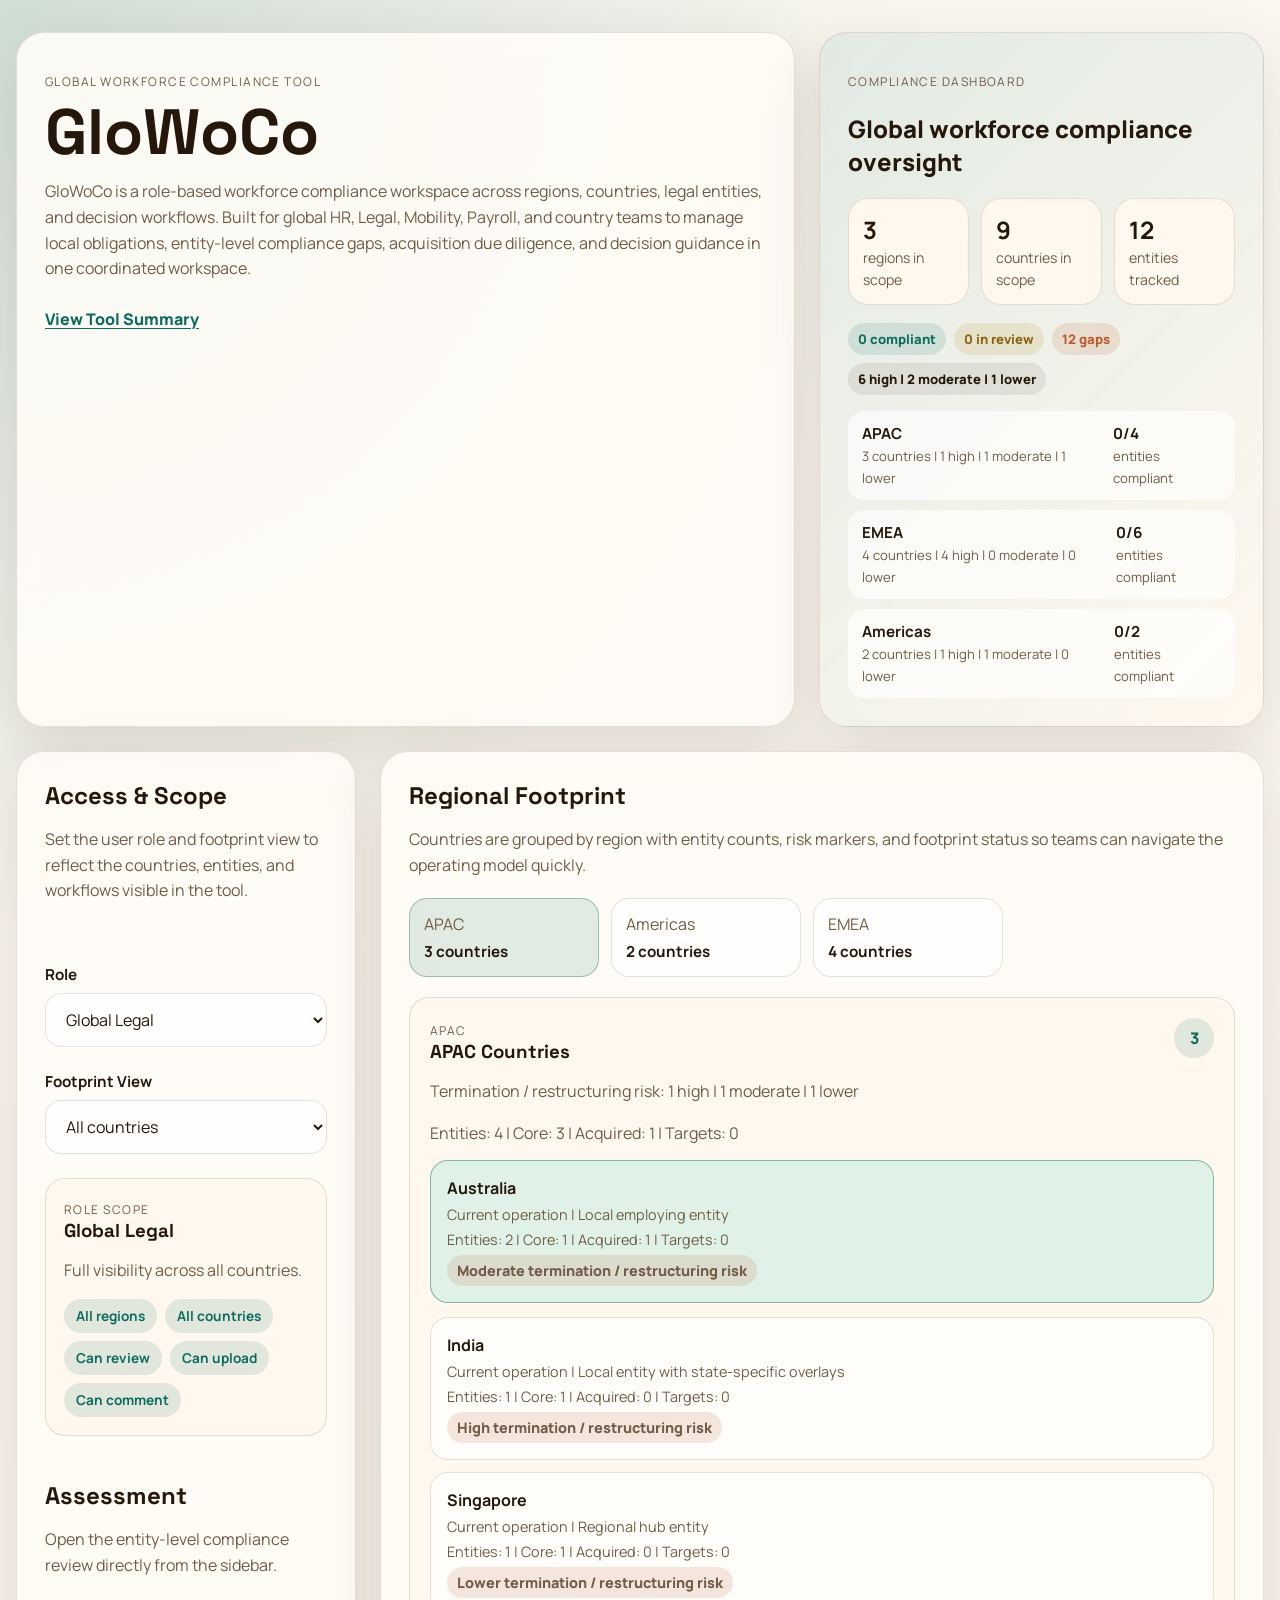
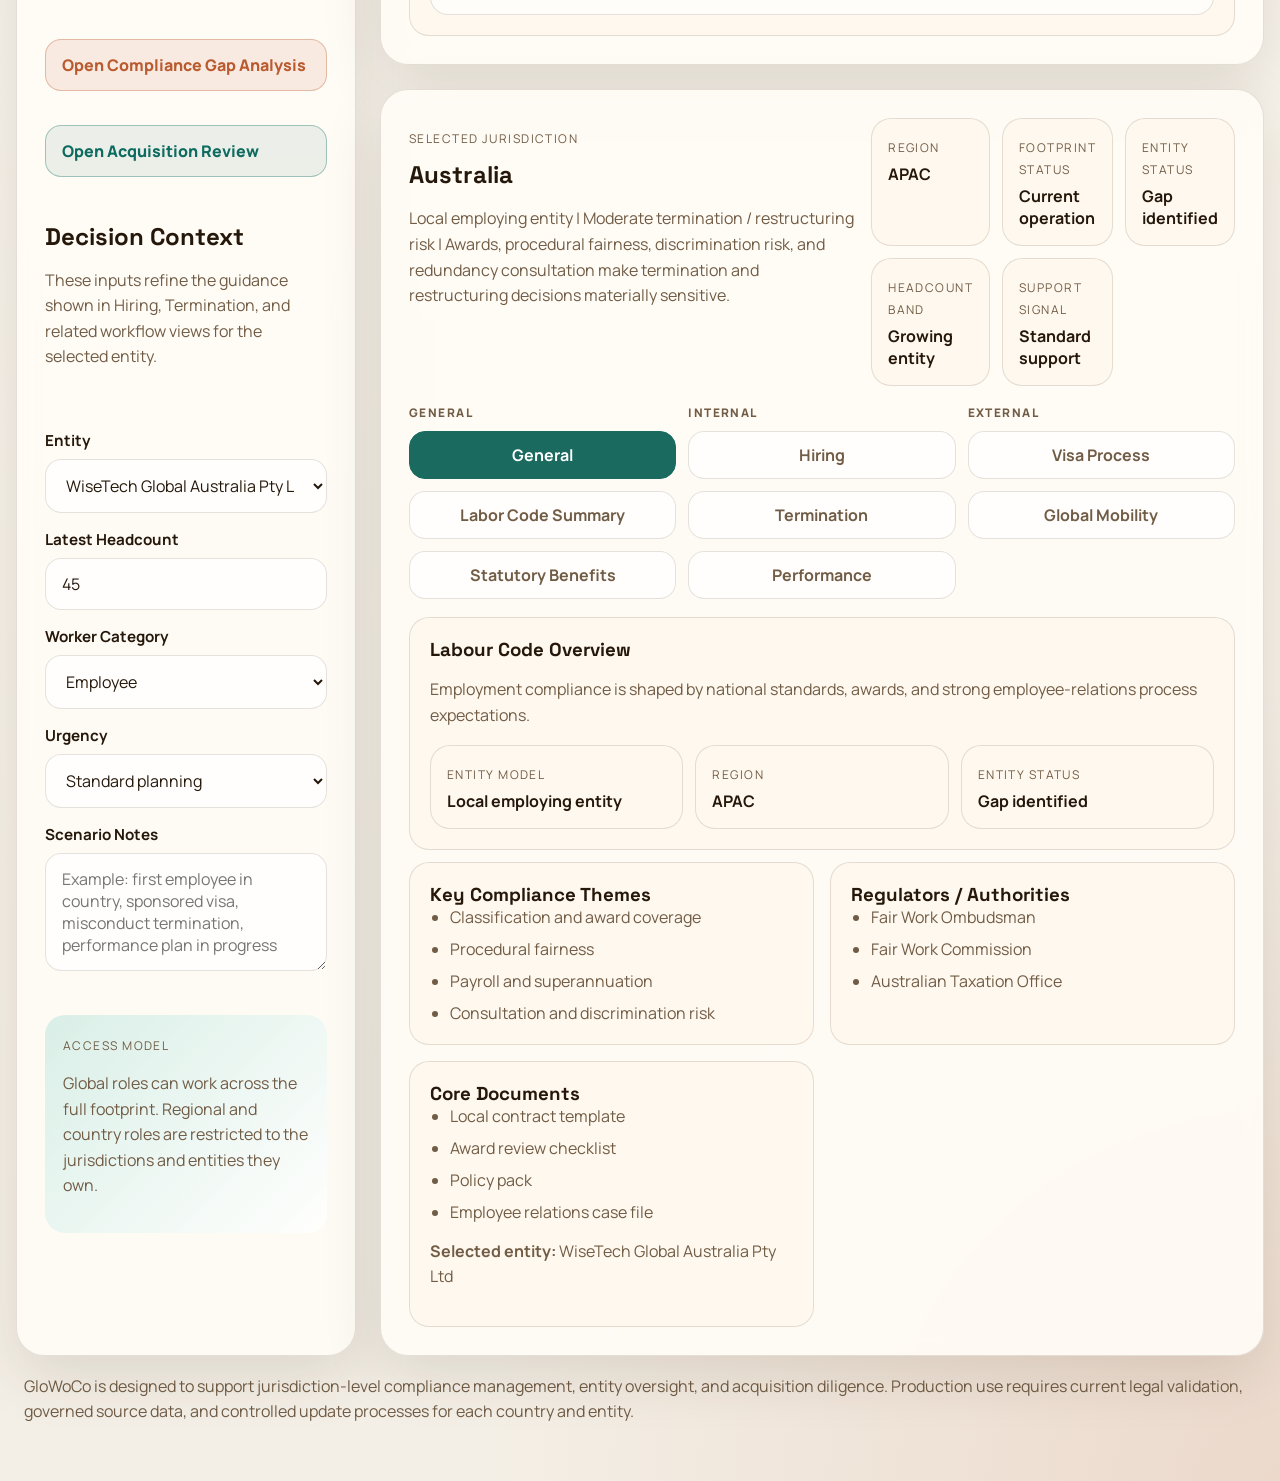
<file: index.html>
<!DOCTYPE html>
<html lang="en">
<head>
  <meta charset="UTF-8">
  <meta name="viewport" content="width=device-width, initial-scale=1.0">
  <title>GloWoCo</title>
  <link rel="preconnect" href="https://fonts.googleapis.com">
  <link rel="preconnect" href="https://fonts.gstatic.com" crossorigin>
  <link href="https://fonts.googleapis.com/css2?family=Manrope:wght@400;500;700;800&family=Space+Grotesk:wght@500;700&display=swap" rel="stylesheet">
  <link rel="stylesheet" href="styles.css">
</head>
<body>
  <div class="page-shell">
    <header class="hero">
      <div class="hero-copy">
        <p class="eyebrow">Global Workforce Compliance Tool</p>
        <h1>GloWoCo</h1>
        <p class="hero-text">
          GloWoCo is a role-based workforce compliance workspace across regions, countries, legal entities, and decision
          workflows. Built for global HR, Legal, Mobility, Payroll, and country teams to manage local
          obligations, entity-level compliance gaps, acquisition due diligence, and decision guidance in
          one coordinated workspace.
        </p>
        <button type="button" class="inline-link-button" id="open-tool-summary">
          View Tool Summary
        </button>
      </div>
      <div class="hero-card">
        <p class="hero-card-label">Compliance Dashboard</p>
        <p class="hero-card-value" id="dashboard-title">Global workforce compliance oversight</p>
        <ul class="hero-stats">
          <li><strong id="dashboard-regions">-</strong><span>regions in scope</span></li>
          <li><strong id="dashboard-countries">-</strong><span>countries in scope</span></li>
          <li><strong id="dashboard-entities">-</strong><span>entities tracked</span></li>
        </ul>
        <div id="dashboard-summary" class="dashboard-summary"></div>
        <div id="dashboard-regions-list" class="dashboard-region-list"></div>
      </div>
    </header>

    <main class="app-grid">
      <aside class="panel sidebar">
        <div class="panel-heading">
          <h2>Access & Scope</h2>
          <p>Set the user role and footprint view to reflect the countries, entities, and workflows visible in the tool.</p>
        </div>

        <label class="field">
          <span>Role</span>
          <select id="role-select" name="role"></select>
        </label>

        <label class="field">
          <span>Footprint View</span>
          <select id="footprint-filter" name="footprintFilter">
            <option value="all">All countries</option>
            <option value="current">Current operations only</option>
            <option value="planned">Potential acquisition countries only</option>
          </select>
        </label>

        <div class="access-card">
          <span class="kicker">Role Scope</span>
          <h3 id="role-name">-</h3>
          <p id="role-description" class="muted-copy"></p>
          <div id="scope-tags" class="tag-row"></div>
        </div>

        <div class="panel-heading compact">
          <h2>Assessment</h2>
          <p>Open the entity-level compliance review directly from the sidebar.</p>
        </div>

        <button id="gap-shortcut" class="sidebar-action" type="button">
          Open Compliance Gap Analysis
        </button>

        <button id="acquisition-shortcut" class="sidebar-action secondary" type="button">
          Open Acquisition Review
        </button>

        <div class="panel-heading compact">
          <h2>Decision Context</h2>
          <p>These inputs refine the guidance shown in Hiring, Termination, and related workflow views for the selected entity.</p>
        </div>

        <form class="controls">
          <label class="field">
            <span>Entity</span>
            <select id="entity-select" name="entity"></select>
          </label>

          <label class="field">
            <span>Latest Headcount</span>
            <input id="headcount" name="headcount" type="number" min="0" step="1" value="45">
          </label>

          <label class="field">
            <span>Worker Category</span>
            <select id="worker-type" name="workerType">
              <option value="employee">Employee</option>
              <option value="contractor">Contractor</option>
              <option value="senior">Senior leader</option>
            </select>
          </label>

          <label class="field">
            <span>Urgency</span>
            <select id="urgency" name="urgency">
              <option value="standard">Standard planning</option>
              <option value="time-sensitive">Time-sensitive</option>
              <option value="high-risk">High-risk / escalated</option>
            </select>
          </label>

          <label class="field">
            <span>Scenario Notes</span>
            <textarea id="notes" name="notes" rows="4" placeholder="Example: first employee in country, sponsored visa, misconduct termination, performance plan in progress"></textarea>
          </label>
        </form>

        <div class="insight-strip">
          <span class="kicker">Access Model</span>
          <p>Global roles can work across the full footprint. Regional and country roles are restricted to the jurisdictions and entities they own.</p>
        </div>
      </aside>

      <section class="main-column">
        <section class="panel home-panel">
          <div class="panel-heading">
            <h2>Regional Footprint</h2>
            <p>Countries are grouped by region with entity counts, risk markers, and footprint status so teams can navigate the operating model quickly.</p>
          </div>

          <div id="region-grid" class="region-grid"></div>
        </section>

        <section class="panel workspace-panel">
          <div class="workspace-head">
            <div>
              <p class="eyebrow">Selected Jurisdiction</p>
              <h2 id="country-name">-</h2>
              <p id="country-meta" class="muted-copy"></p>
            </div>
            <div class="summary-grid">
              <article class="summary-card">
                <span class="summary-label">Region</span>
                <strong id="country-region">-</strong>
              </article>
              <article class="summary-card">
                <span class="summary-label">Footprint Status</span>
                <strong id="country-status">-</strong>
              </article>
              <article class="summary-card">
                <span class="summary-label">Entity Status</span>
                <strong id="entity-status">-</strong>
              </article>
              <article class="summary-card">
                <span class="summary-label">Headcount Band</span>
                <strong id="headcount-band">-</strong>
              </article>
              <article class="summary-card">
                <span class="summary-label">Support Signal</span>
                <strong id="support-signal">-</strong>
              </article>
            </div>
          </div>

          <div id="tab-bar" class="tab-bar"></div>
          <section id="tab-content" class="tab-content"></section>
        </section>
      </section>
    </main>

    <footer class="footer-note">
      <p>
        GloWoCo is designed to support jurisdiction-level compliance management,
        entity oversight, and acquisition diligence. Production use requires current legal validation,
        governed source data, and controlled update processes for each country and entity.
      </p>
    </footer>
  </div>

  <div class="modal-shell hidden" id="tool-summary-modal">
    <div class="modal-backdrop" id="tool-summary-backdrop"></div>
    <section class="modal-panel modal-panel-narrow" role="dialog" aria-modal="true" aria-labelledby="tool-summary-title">
      <div class="section-head-row">
        <div>
          <span class="kicker">Tool Summary</span>
          <h2 id="tool-summary-title">What GloWoCo Does</h2>
        </div>
        <button type="button" class="button-secondary" id="close-tool-summary">Close</button>
      </div>

      <div class="summary-block">
        <p class="summary-note">
          GloWoCo is the Global Workforce Compliance Tool. It gives global and in-country teams one place to understand workforce compliance requirements by region, country, and legal entity. It combines jurisdiction guidance, entity-level compliance status, and decision support for hiring, termination, mobility, performance, and local employment obligations.
        </p>

        <div class="summary-grid-dual">
          <article class="summary-list-card">
            <h4>What it covers</h4>
            <ul class="result-list">
              <li>Role-based access across global, regional, and country teams.</li>
              <li>Regional footprint visibility across current operations and potential acquisition countries.</li>
              <li>Country-level guidance for labor code summary, statutory benefits, hiring, termination, visa process, global mobility, and performance management.</li>
              <li>Entity-level visibility across core WiseTech entities, acquired entities, and target acquisition entities.</li>
            </ul>
          </article>

          <article class="summary-list-card">
            <h4>How teams use it</h4>
            <ul class="result-list">
              <li>People and Legal teams review country rules and required process steps before decisions are made.</li>
              <li>Country teams assess compliance gaps by uploading proofs, updating statuses, and capturing comments against mandatory requirements.</li>
              <li>M&amp;A, Legal, and integration teams run workforce due diligence for acquisition targets using target facts, triggered workstreams, and risk outputs.</li>
              <li>Leadership gets a compact regional dashboard with footprint, entity mix, risk markers, and status signals.</li>
            </ul>
          </article>
        </div>

        <article class="summary-list-card">
          <h4>Assessment model</h4>
          <p class="summary-note">
            The tool supports two dedicated assessment modes. Compliance Gap Analysis helps owned entities assess ongoing compliance across six core categories using bare minimum requirements, mandatory records, and document proofs. Acquisition Review helps teams assess a target company by capturing target facts first, generating country-specific diligence workstreams, and then evaluating evidence, red flags, and remediation needs.
          </p>
        </article>

        <article class="summary-list-card">
          <h4>Why it matters</h4>
          <p class="summary-note">
            This tool is designed to reduce fragmented country knowledge, make entity-level compliance more transparent, and help teams move from static guidance to structured assessment. It is a decision-support and governance layer for workforce compliance, not a substitute for current local legal validation or controlled source-data ownership.
          </p>
        </article>
      </div>
    </section>
  </div>

  <script src="data.js"></script>
  <script src="app.js"></script>
</body>
</html>
</file>
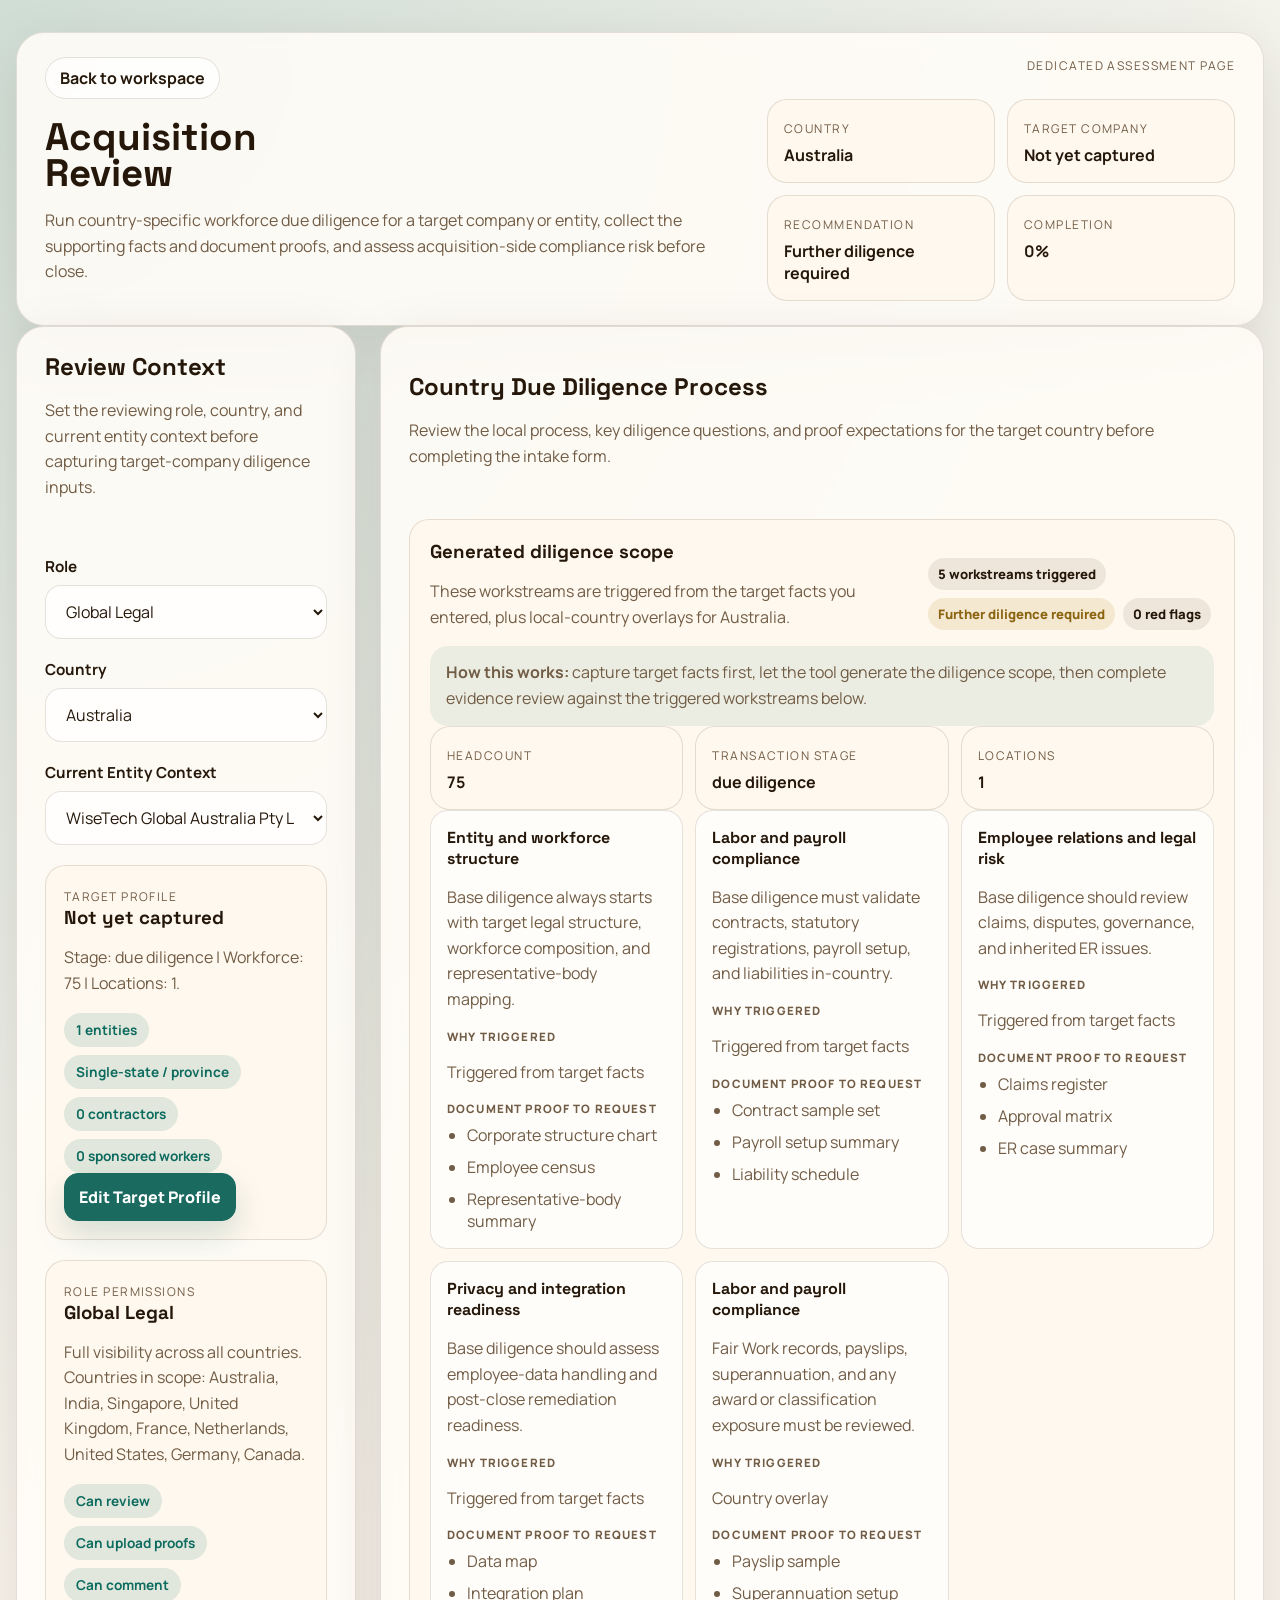
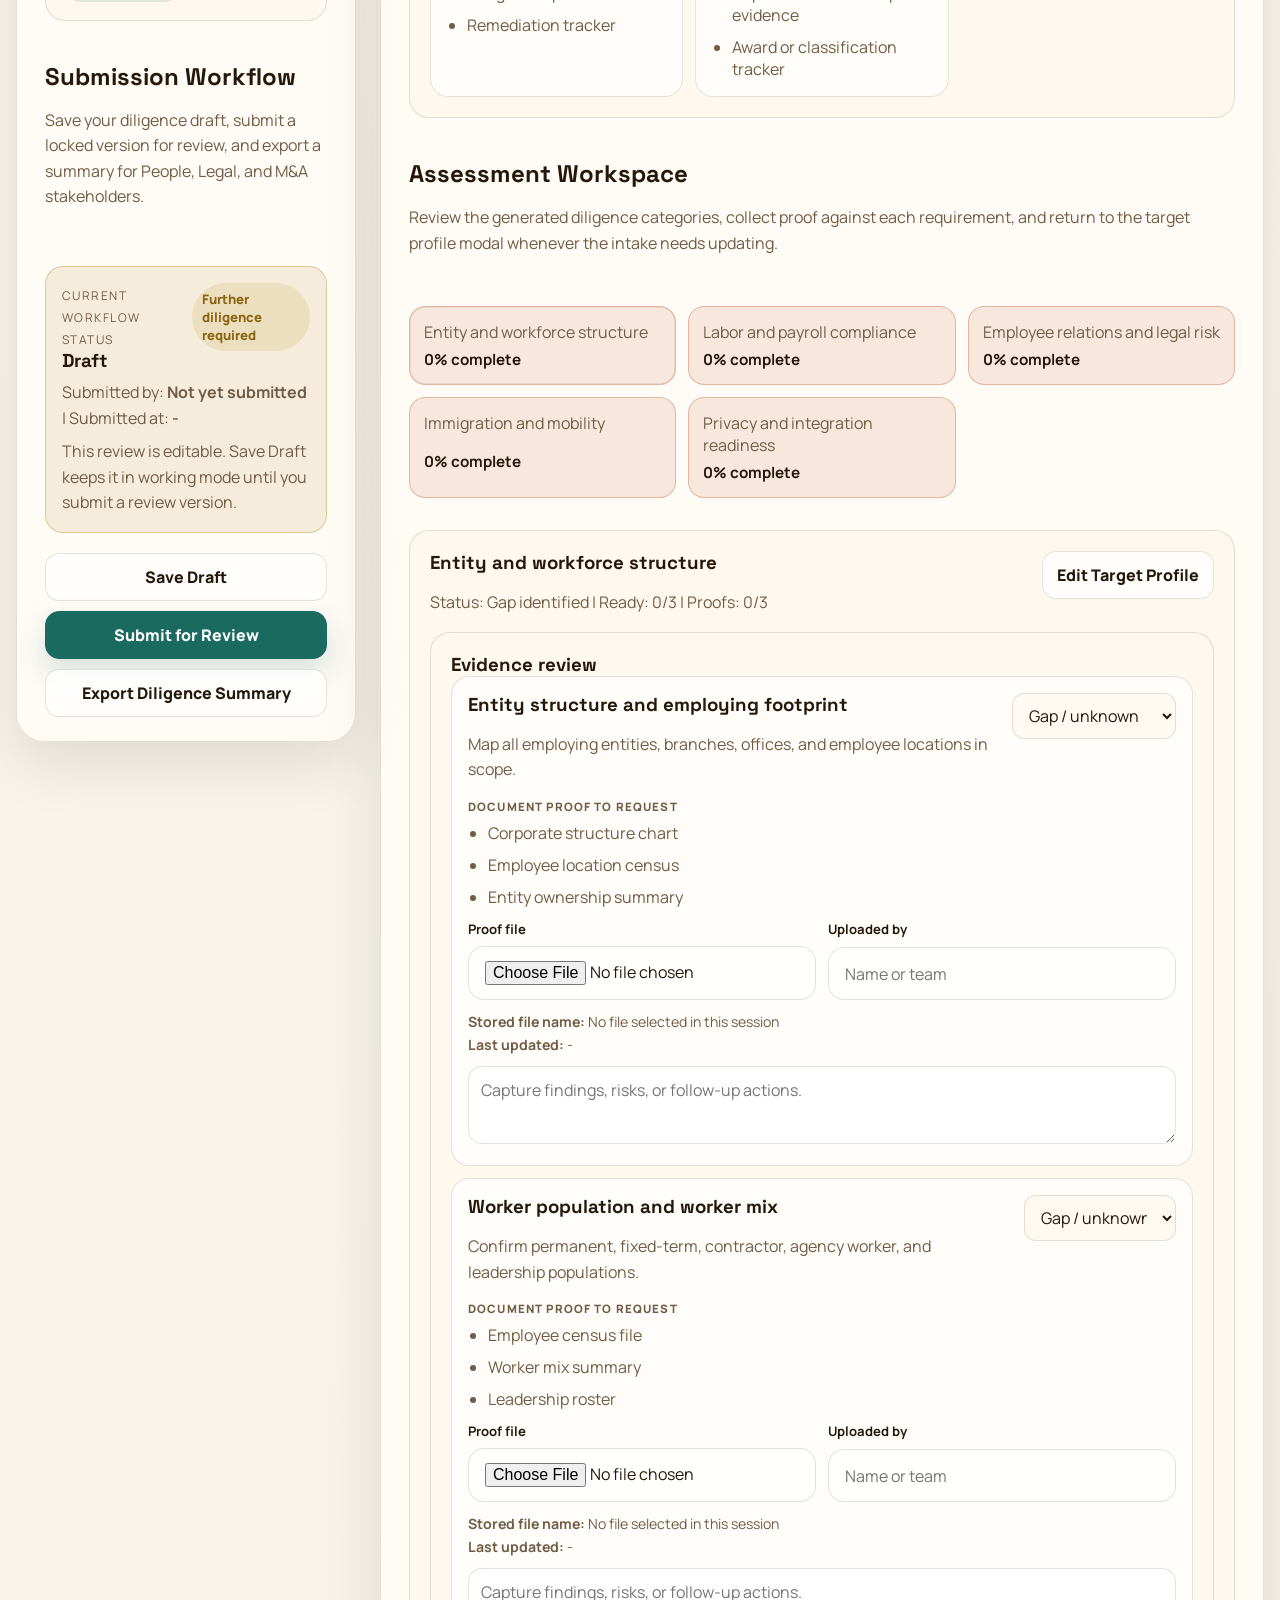
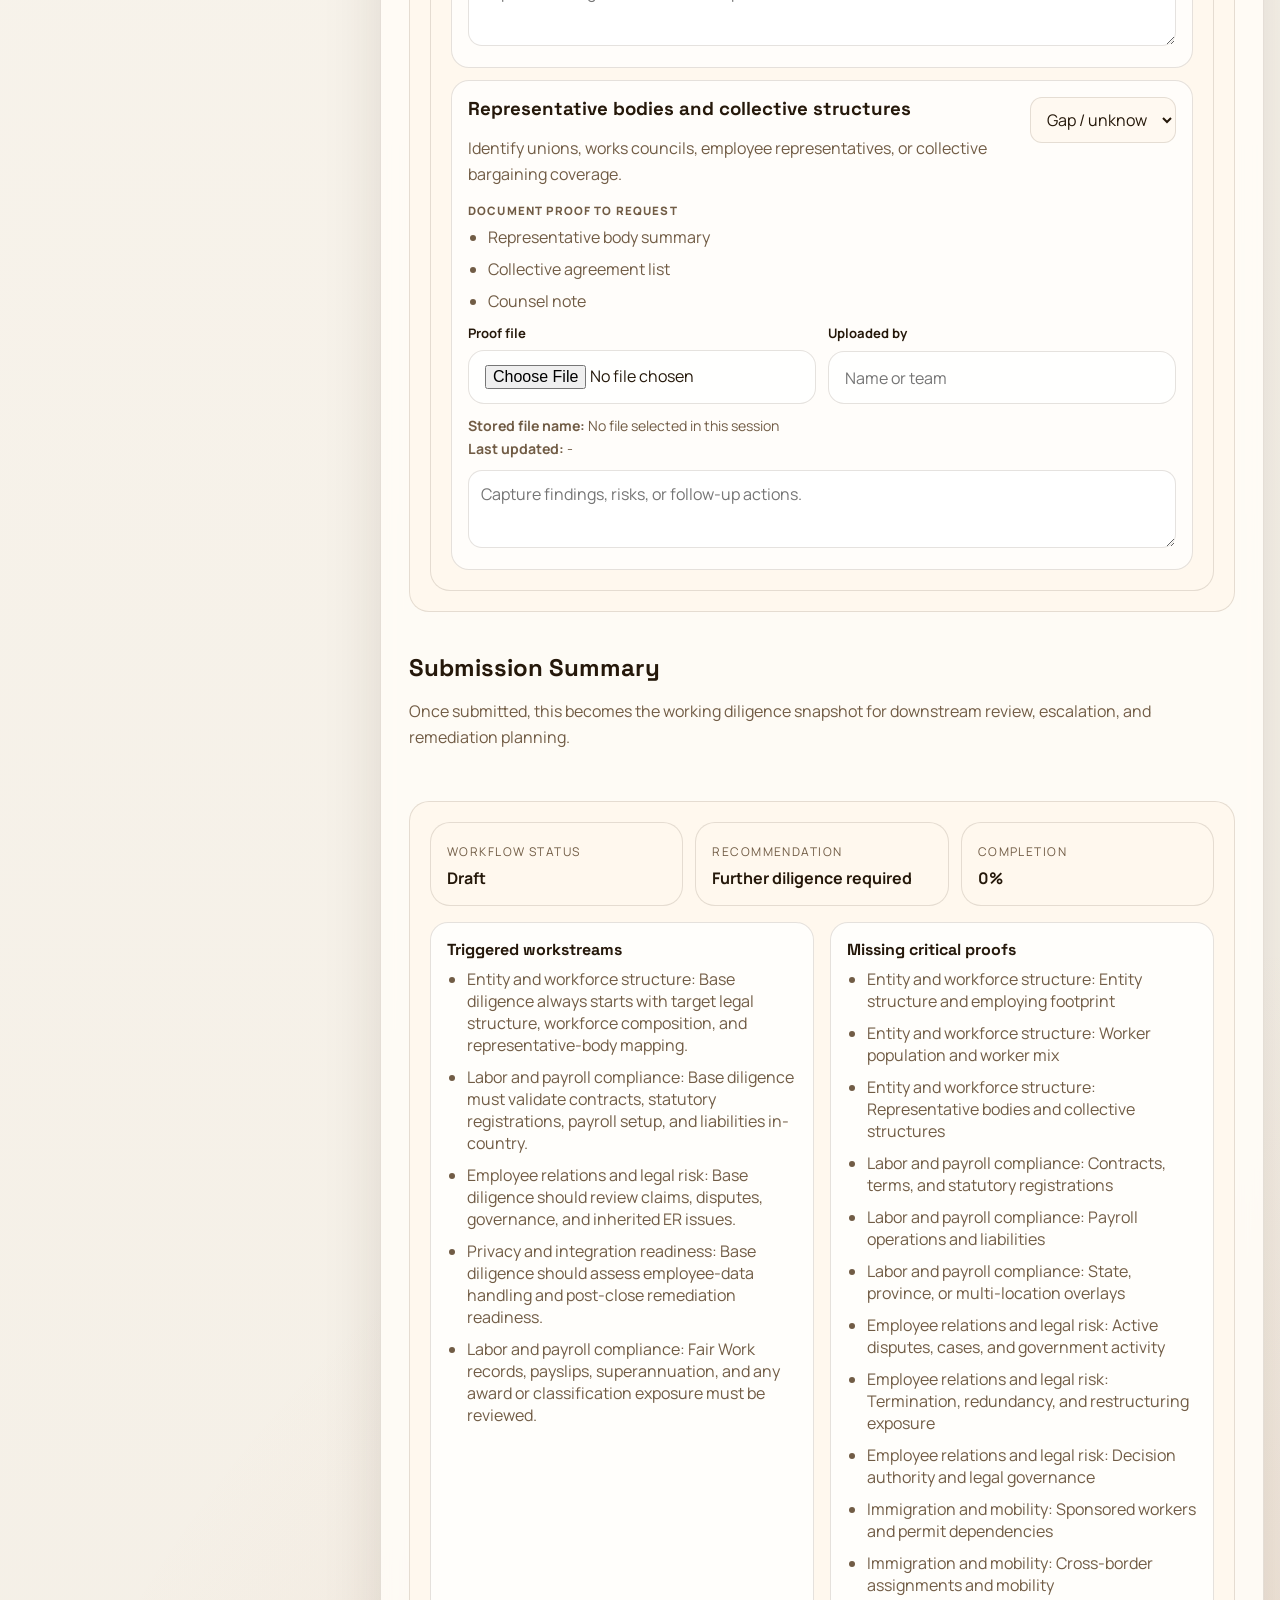
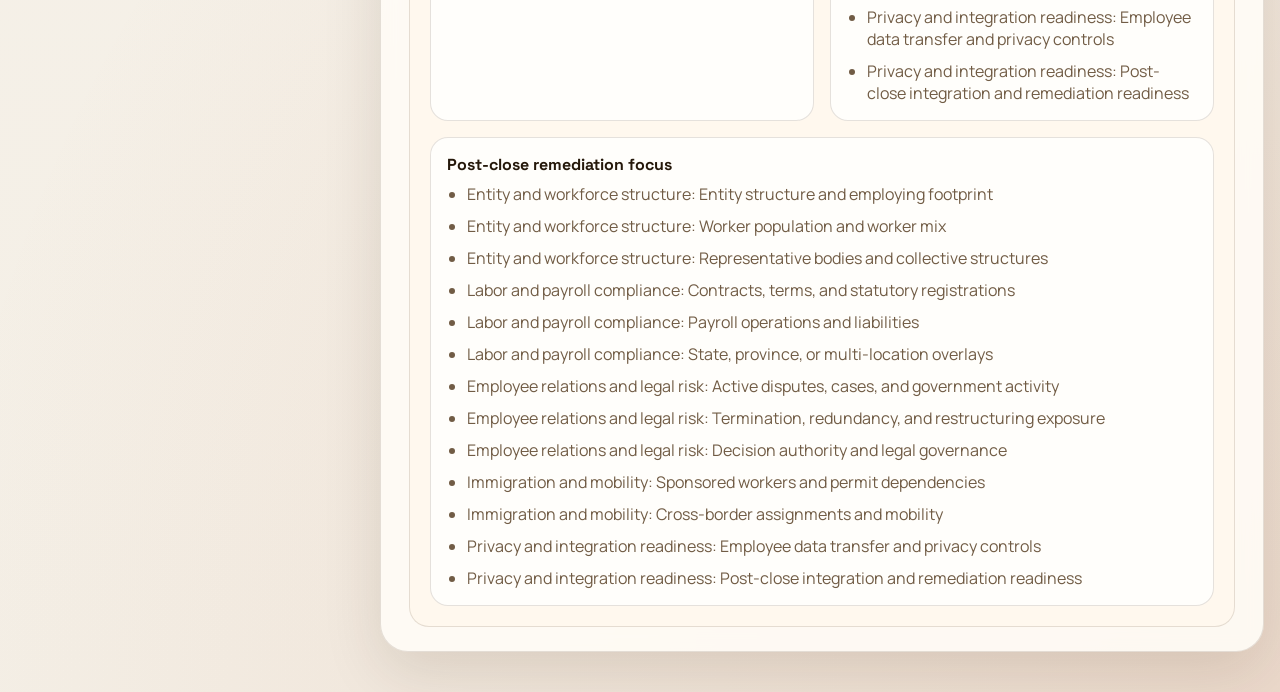
<file: acquisition-review.html>
<!DOCTYPE html>
<html lang="en">
<head>
  <meta charset="UTF-8">
  <meta name="viewport" content="width=device-width, initial-scale=1.0">
  <title>Acquisition Review | GloWoCo</title>
  <link rel="preconnect" href="https://fonts.googleapis.com">
  <link rel="preconnect" href="https://fonts.gstatic.com" crossorigin>
  <link href="https://fonts.googleapis.com/css2?family=Manrope:wght@400;500;700;800&family=Space+Grotesk:wght@500;700&display=swap" rel="stylesheet">
  <link rel="stylesheet" href="styles.css">
</head>
<body class="assessment-page">
  <div class="page-shell">
    <header class="panel assessment-hero">
      <div class="assessment-hero-head">
        <a class="back-link" href="index.html">Back to workspace</a>
        <span class="kicker">Dedicated Assessment Page</span>
      </div>
      <div class="assessment-hero-body">
        <div>
          <h1 class="assessment-title">Acquisition Review</h1>
          <p class="hero-text">
            Run country-specific workforce due diligence for a target company or entity, collect the
            supporting facts and document proofs, and assess acquisition-side compliance risk before close.
          </p>
        </div>
        <div class="assessment-summary-grid" id="acquisition-summary"></div>
      </div>
    </header>

    <main class="assessment-layout">
      <aside class="panel assessment-sidebar">
        <div class="panel-heading">
          <h2>Review Context</h2>
          <p>Set the reviewing role, country, and current entity context before capturing target-company diligence inputs.</p>
        </div>

        <label class="field">
          <span>Role</span>
          <select id="acquisition-role"></select>
        </label>

        <label class="field">
          <span>Country</span>
          <select id="acquisition-country"></select>
        </label>

        <label class="field">
          <span>Current Entity Context</span>
          <select id="acquisition-entity"></select>
        </label>

        <div class="access-card">
          <span class="kicker">Target Profile</span>
          <h3 id="target-profile-name">Not yet captured</h3>
          <p id="target-profile-summary" class="muted-copy"></p>
          <div id="target-profile-tags" class="tag-row"></div>
          <button type="button" class="button-primary" id="open-intake-modal-button">Edit Target Profile</button>
        </div>

        <div class="access-card">
          <span class="kicker">Role Permissions</span>
          <h3 id="acquisition-role-name">-</h3>
          <p id="acquisition-role-summary" class="muted-copy"></p>
          <div id="acquisition-role-tags" class="tag-row"></div>
        </div>

        <div class="panel-heading compact">
          <h2>Submission Workflow</h2>
          <p>Save your diligence draft, submit a locked version for review, and export a summary for People, Legal, and M&amp;A stakeholders.</p>
        </div>
        <div id="submission-banner"></div>
        <div class="submission-actions">
          <button type="button" class="button-secondary" id="save-draft-button">Save Draft</button>
          <button type="button" class="button-primary" id="submit-review-button">Submit for Review</button>
          <button type="button" class="button-secondary" id="export-summary-button">Export Diligence Summary</button>
        </div>
      </aside>

      <section class="panel assessment-main">
        <section class="assessment-section">
          <div class="panel-heading compact">
            <h2>Country Due Diligence Process</h2>
            <p>Review the local process, key diligence questions, and proof expectations for the target country before completing the intake form.</p>
          </div>
          <div id="acquisition-process-content"></div>
        </section>

        <section class="assessment-section">
          <div class="panel-heading compact">
            <h2>Assessment Workspace</h2>
            <p>Review the generated diligence categories, collect proof against each requirement, and return to the target profile modal whenever the intake needs updating.</p>
          </div>
          <div id="diligence-category-tabs" class="gap-tab-bar"></div>
          <div id="diligence-category-content"></div>
        </section>

        <section class="assessment-section">
          <div class="panel-heading compact">
            <h2>Submission Summary</h2>
            <p>Once submitted, this becomes the working diligence snapshot for downstream review, escalation, and remediation planning.</p>
          </div>
          <div id="submission-summary-content"></div>
        </section>
      </section>
    </main>
  </div>

  <div class="modal-shell hidden" id="intake-modal-shell">
    <div class="modal-backdrop" id="intake-modal-backdrop"></div>
    <section class="modal-panel" role="dialog" aria-modal="true" aria-labelledby="intake-modal-title">
      <div class="section-head-row">
        <div>
          <span class="kicker">Target Entity Intake</span>
          <h2 id="intake-modal-title">Capture Target Facts</h2>
          <p class="muted-copy">Complete the target profile here, then save it back into the diligence workspace to regenerate the local requirements and triggered workstreams.</p>
        </div>
        <button type="button" class="button-secondary" id="close-intake-modal-button">Close</button>
      </div>

      <div class="content-grid modal-form-grid">
        <article class="content-panel">
          <h3>Transaction and footprint</h3>
          <div class="controls">
            <label class="field"><span>Target Company Name</span><input id="target-company-name" type="text" placeholder="Example: TargetCo Germany GmbH"></label>
            <label class="field"><span>Transaction Stage</span><select id="transaction-stage"><option value="screening">Screening</option><option value="due_diligence">Due diligence</option><option value="signing">Signing preparation</option><option value="integration">Integration planning</option></select></label>
            <label class="field"><span>Target Workforce Size</span><input id="target-headcount" type="number" min="0" step="1" value="75"></label>
            <label class="field"><span>Entity count</span><input id="profile-entityCount" type="number" min="1" step="1"></label>
            <label class="field"><span>Locations</span><input id="profile-locations" type="number" min="1" step="1"></label>
            <label class="field"><span>Multi-state / province footprint</span><select id="profile-multiRegion"><option value="yes">Yes</option><option value="no">No</option></select></label>
            <label class="field"><span>Assessment Notes</span><textarea id="acquisition-notes" rows="4" placeholder="Capture key diligence themes, known gaps, or assumptions from People and Legal teams."></textarea></label>
          </div>
        </article>

        <article class="content-panel">
          <h3>Workforce and operating model</h3>
          <div class="controls">
            <label class="field"><span>Employee representatives</span><select id="profile-employeeRepresentatives"><option value="yes">Yes</option><option value="no">No</option><option value="unknown">Unknown</option></select></label>
            <label class="field"><span>Collective coverage</span><select id="profile-collectiveCoverage"><option value="yes">Yes</option><option value="no">No</option><option value="unknown">Unknown</option></select></label>
            <label class="field"><span>Payroll model</span><select id="profile-payrollModel"><option value="centralised">Centralised</option><option value="outsourced">Outsourced</option><option value="fragmented">Fragmented</option><option value="unknown">Unknown</option></select></label>
            <label class="field"><span>Sponsored workers</span><input id="profile-sponsoredWorkerCount" type="number" min="0" step="1"></label>
            <label class="field"><span>Contractors</span><input id="profile-contractorCount" type="number" min="0" step="1"></label>
            <label class="field"><span>Active disputes</span><input id="profile-activeDisputesCount" type="number" min="0" step="1"></label>
            <label class="field"><span>Government inspections</span><select id="profile-governmentInspections"><option value="yes">Yes</option><option value="no">No</option><option value="unknown">Unknown</option></select></label>
            <label class="field"><span>Recent restructuring</span><select id="profile-recentRestructure"><option value="yes">Yes</option><option value="no">No</option><option value="unknown">Unknown</option></select></label>
            <label class="field"><span>Known payroll issues</span><select id="profile-knownPayrollIssues"><option value="yes">Yes</option><option value="no">No</option><option value="unknown">Unknown</option></select></label>
            <label class="field"><span>Known misclassification</span><select id="profile-knownMisclassification"><option value="yes">Yes</option><option value="no">No</option><option value="unknown">Unknown</option></select></label>
            <label class="field"><span>Known immigration issues</span><select id="profile-knownImmigrationIssues"><option value="yes">Yes</option><option value="no">No</option><option value="unknown">Unknown</option></select></label>
            <label class="field"><span>Known privacy issues</span><select id="profile-knownPrivacyIssues"><option value="yes">Yes</option><option value="no">No</option><option value="unknown">Unknown</option></select></label>
          </div>
        </article>
      </div>

      <div class="modal-actions">
        <button type="button" class="button-secondary" id="cancel-intake-modal-button">Cancel</button>
        <button type="button" class="button-primary" id="save-intake-modal-button">Save Target Profile</button>
      </div>
    </section>
  </div>

  <script src="data.js"></script>
  <script src="acquisition-review.js"></script>
</body>
</html>
</file>
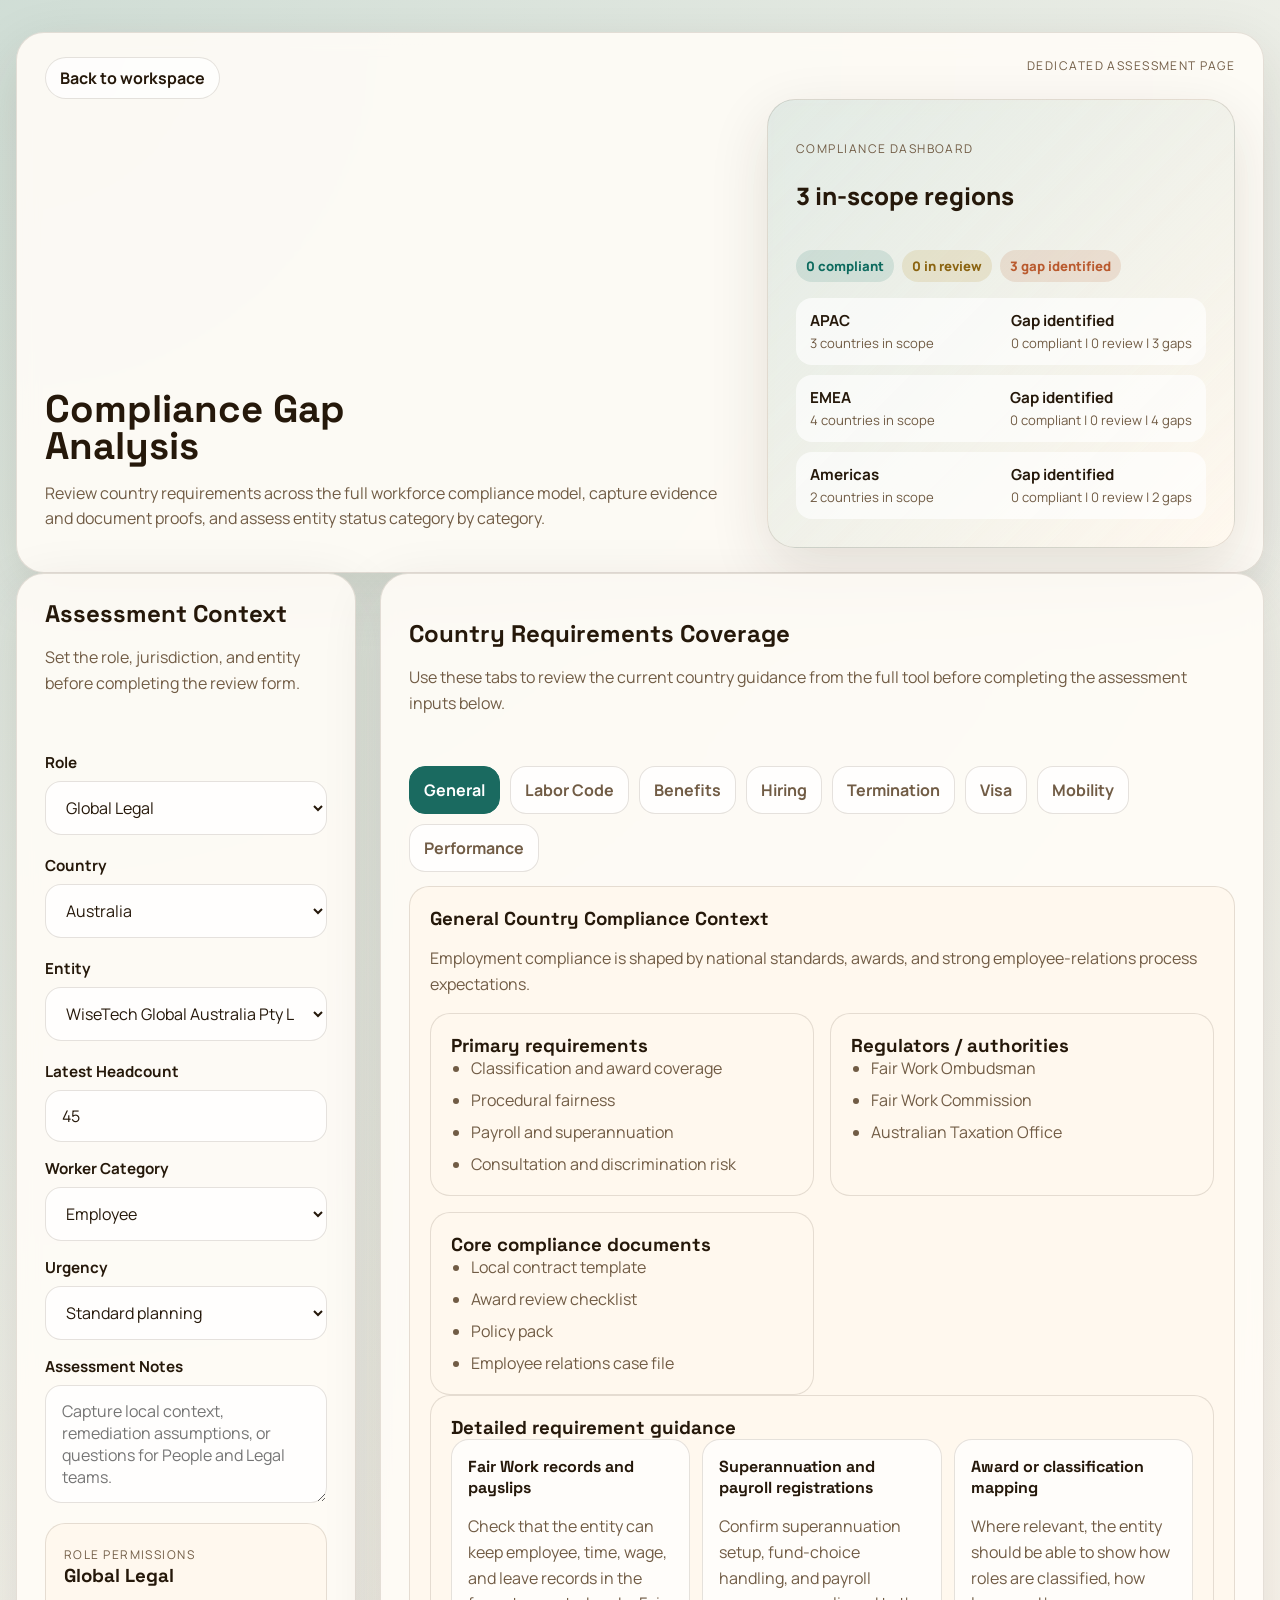
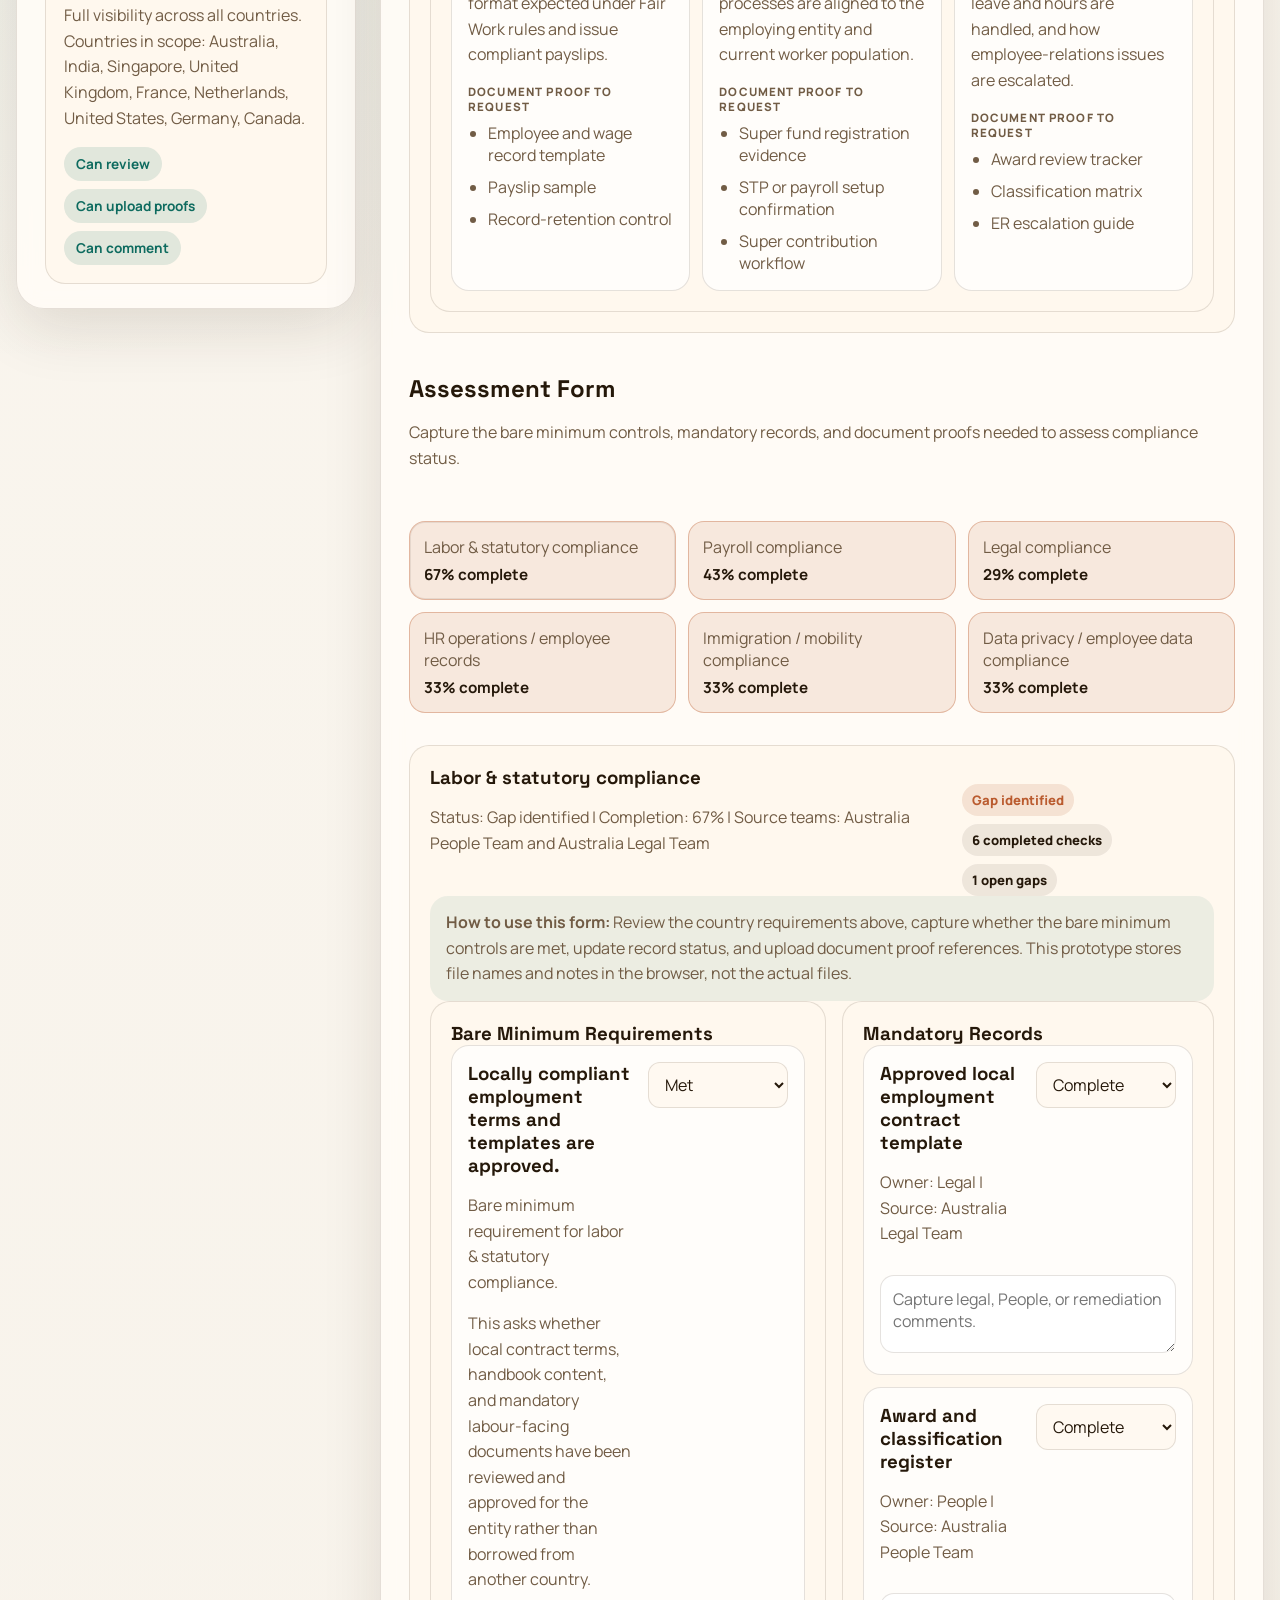
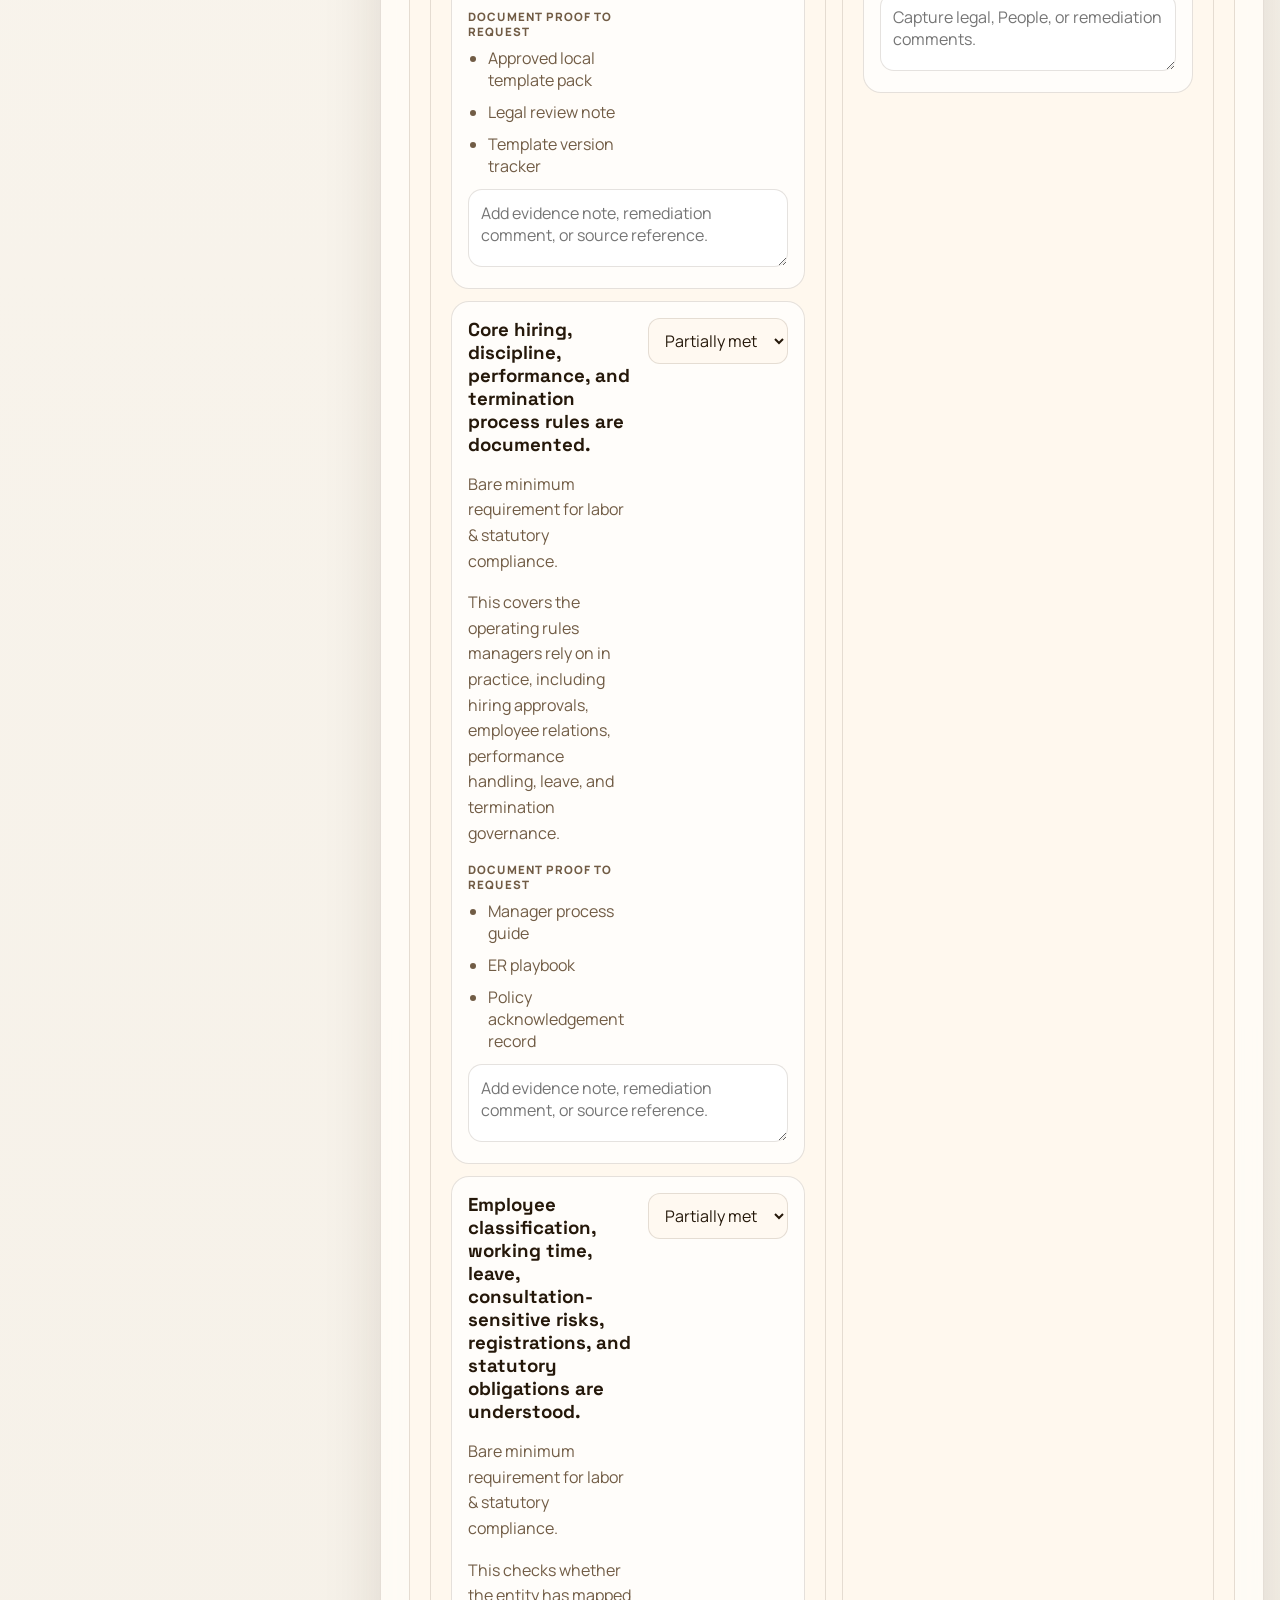
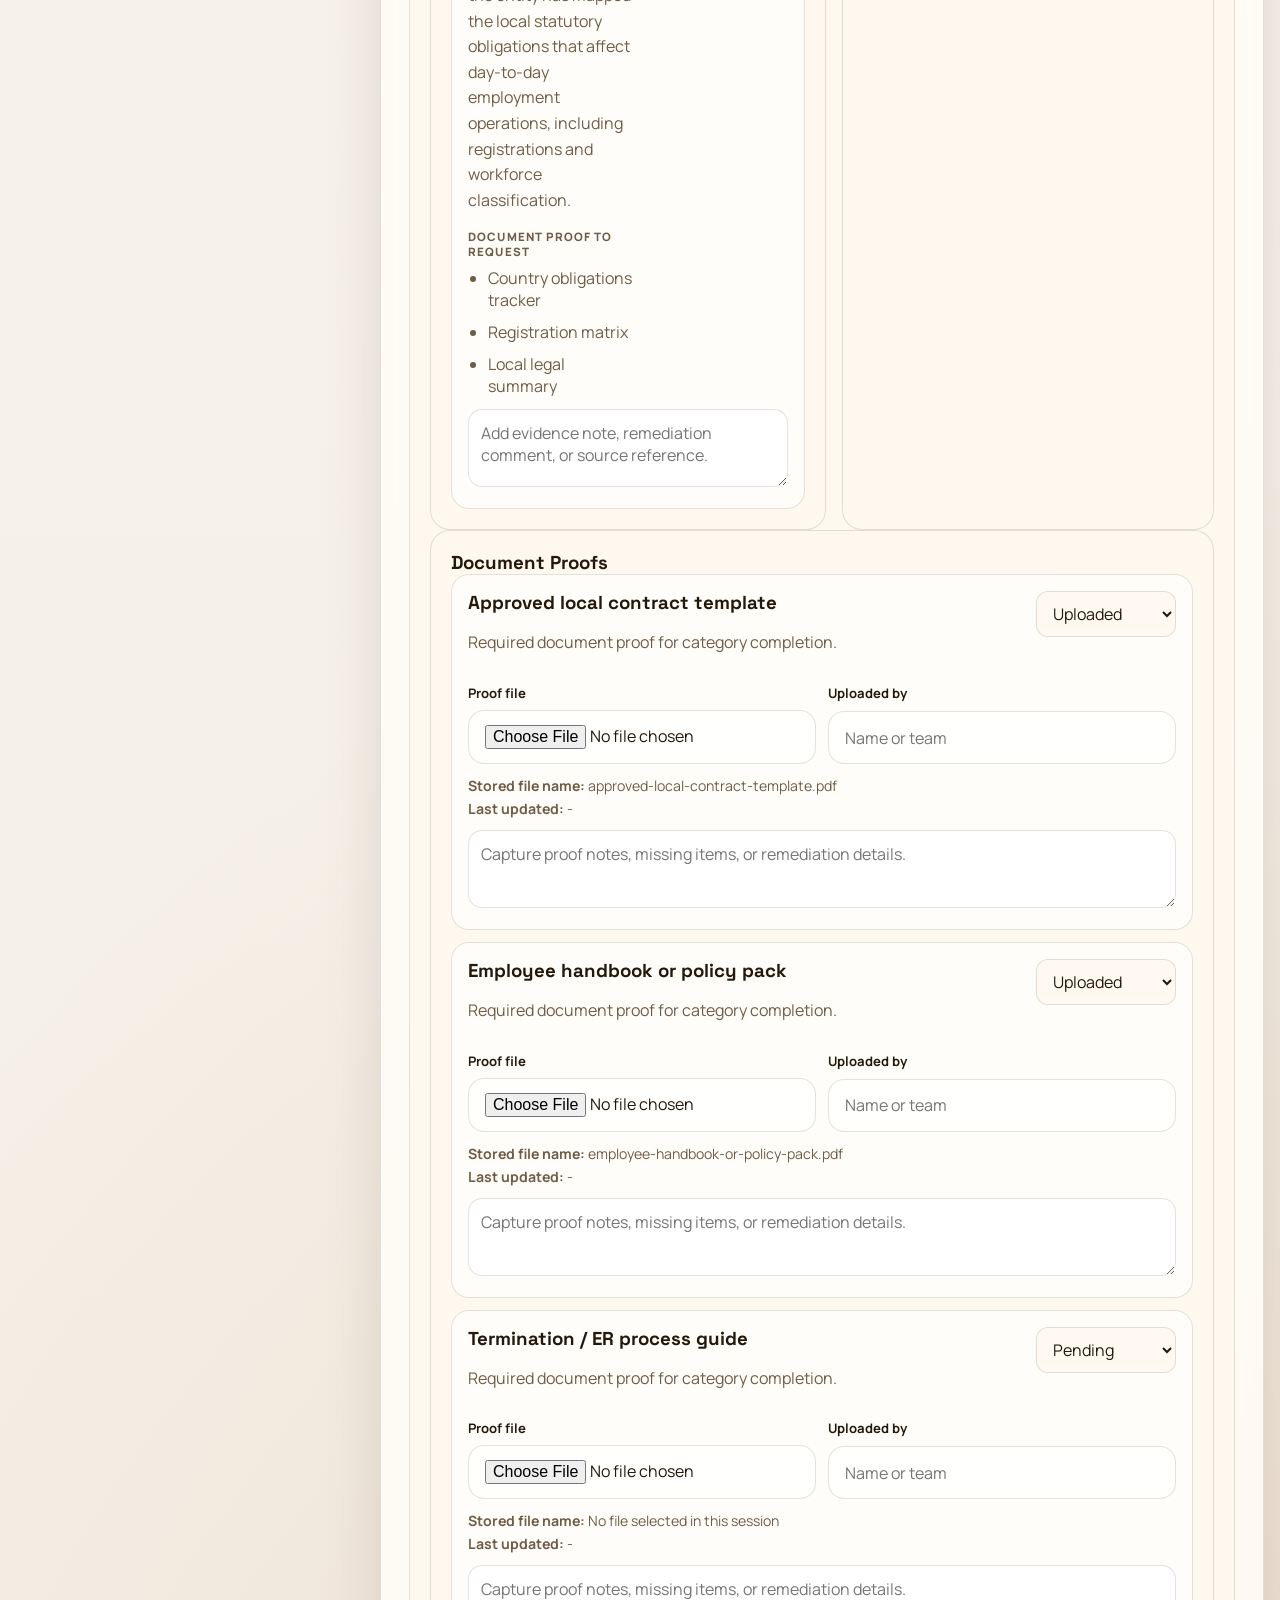
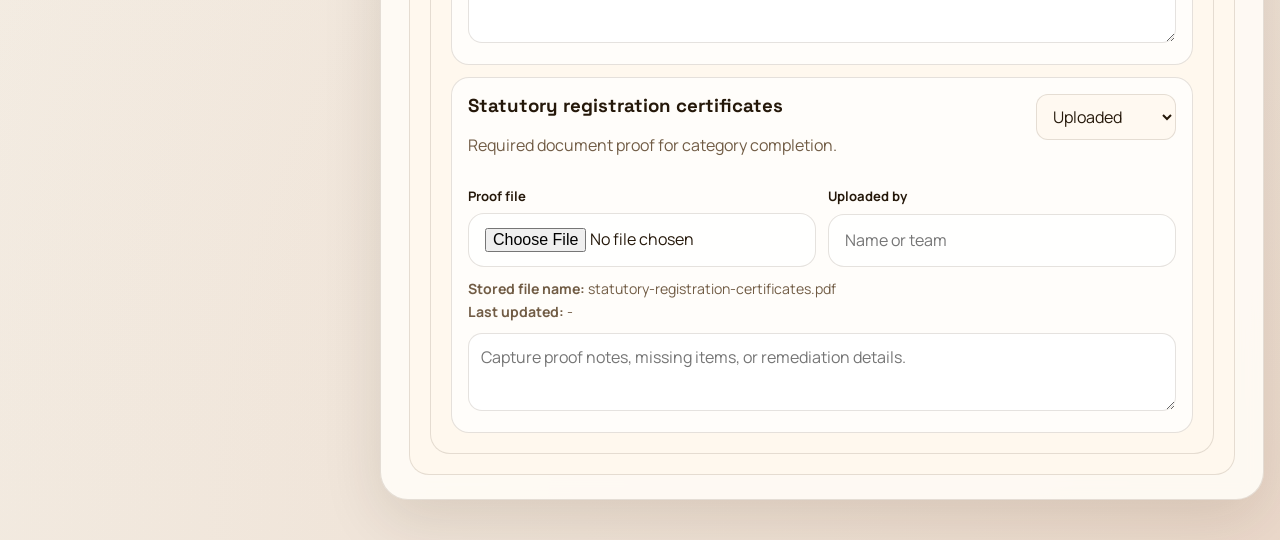
<file: compliance-gap-analysis.html>
<!DOCTYPE html>
<html lang="en">
<head>
  <meta charset="UTF-8">
  <meta name="viewport" content="width=device-width, initial-scale=1.0">
  <title>Compliance Gap Analysis | GloWoCo</title>
  <link rel="preconnect" href="https://fonts.googleapis.com">
  <link rel="preconnect" href="https://fonts.gstatic.com" crossorigin>
  <link href="https://fonts.googleapis.com/css2?family=Manrope:wght@400;500;700;800&family=Space+Grotesk:wght@500;700&display=swap" rel="stylesheet">
  <link rel="stylesheet" href="styles.css">
</head>
<body class="assessment-page">
  <div class="page-shell">
    <header class="panel assessment-hero">
      <div class="assessment-hero-head">
        <a class="back-link" href="index.html">Back to workspace</a>
        <span class="kicker">Dedicated Assessment Page</span>
      </div>
      <div class="assessment-hero-body">
        <div>
          <h1 class="assessment-title">Compliance Gap Analysis</h1>
          <p class="hero-text">
            Review country requirements across the full workforce compliance model, capture evidence and
            document proofs, and assess entity status category by category.
          </p>
        </div>
        <div class="hero-card assessment-hero-dashboard">
          <p class="hero-card-label">Compliance Dashboard</p>
          <p class="hero-card-value" id="assessment-dashboard-title">In-scope regions</p>
          <div id="assessment-dashboard-summary" class="dashboard-summary"></div>
          <div id="assessment-dashboard-list" class="dashboard-region-list"></div>
        </div>
      </div>
    </header>

    <main class="assessment-layout">
      <aside class="panel assessment-sidebar">
        <div class="panel-heading">
          <h2>Assessment Context</h2>
          <p>Set the role, jurisdiction, and entity before completing the review form.</p>
        </div>

        <label class="field">
          <span>Role</span>
          <select id="assessment-role"></select>
        </label>

        <label class="field">
          <span>Country</span>
          <select id="assessment-country"></select>
        </label>

        <label class="field">
          <span>Entity</span>
          <select id="assessment-entity"></select>
        </label>

        <div class="controls">
          <label class="field">
            <span>Latest Headcount</span>
            <input id="assessment-headcount" type="number" min="0" step="1">
          </label>

          <label class="field">
            <span>Worker Category</span>
            <select id="assessment-worker-type">
              <option value="employee">Employee</option>
              <option value="contractor">Contractor</option>
              <option value="senior">Senior leader</option>
            </select>
          </label>

          <label class="field">
            <span>Urgency</span>
            <select id="assessment-urgency">
              <option value="standard">Standard planning</option>
              <option value="time-sensitive">Time-sensitive</option>
              <option value="high-risk">High-risk / escalated</option>
            </select>
          </label>

          <label class="field">
            <span>Assessment Notes</span>
            <textarea id="assessment-notes" rows="4" placeholder="Capture local context, remediation assumptions, or questions for People and Legal teams."></textarea>
          </label>
        </div>

        <div class="access-card">
          <span class="kicker">Role Permissions</span>
          <h3 id="permission-role-name">-</h3>
          <p id="permission-summary" class="muted-copy"></p>
          <div id="permission-tags" class="tag-row"></div>
        </div>
      </aside>

      <section class="panel assessment-main">
        <section class="assessment-section">
          <div class="panel-heading compact">
            <h2>Country Requirements Coverage</h2>
            <p>Use these tabs to review the current country guidance from the full tool before completing the assessment inputs below.</p>
          </div>
          <div id="requirement-source-tabs" class="assessment-tab-bar"></div>
          <div id="requirement-source-content"></div>
        </section>

        <section class="assessment-section">
          <div class="panel-heading compact">
            <h2>Assessment Form</h2>
            <p>Capture the bare minimum controls, mandatory records, and document proofs needed to assess compliance status.</p>
          </div>
          <div id="gap-category-tabs" class="gap-tab-bar"></div>
          <div id="gap-category-content"></div>
        </section>
      </section>
    </main>
  </div>

  <script src="data.js"></script>
  <script src="gap-analysis.js"></script>
</body>
</html>
</file>
<file: styles.css>
:root {
  --bg: #f4efe6;
  --panel: rgba(255, 252, 247, 0.9);
  --panel-strong: #fff8ee;
  --line: rgba(72, 54, 34, 0.14);
  --text: #25180a;
  --muted: #715c45;
  --accent: #0e6b5f;
  --accent-soft: #d9efe7;
  --warning: #ba5b2f;
  --shadow: 0 20px 60px rgba(51, 30, 7, 0.12);
}

* { box-sizing: border-box; }
body {
  margin: 0;
  min-height: 100vh;
  font-family: "Manrope", sans-serif;
  color: var(--text);
  background:
    radial-gradient(circle at top left, rgba(14, 107, 95, 0.18), transparent 28%),
    radial-gradient(circle at bottom right, rgba(186, 91, 47, 0.15), transparent 24%),
    linear-gradient(180deg, #fbf7f0 0%, var(--bg) 100%);
}
.page-shell { width: min(1280px, calc(100% - 32px)); margin: 0 auto; padding: 32px 0 40px; }
.hero, .app-grid { display: grid; gap: 24px; }
.hero { grid-template-columns: 1.4fr 0.8fr; margin-bottom: 24px; }
.app-grid { grid-template-columns: 340px 1fr; }
.hero-copy, .hero-card, .panel {
  background: var(--panel);
  backdrop-filter: blur(10px);
  border: 1px solid var(--line);
  border-radius: 28px;
  box-shadow: var(--shadow);
}
.hero-copy, .panel, .hero-card { padding: 28px; }
.eyebrow, .kicker, .hero-card-label, .summary-label {
  text-transform: uppercase;
  letter-spacing: 0.12em;
  font-size: 0.75rem;
  color: var(--muted);
}
h1, h2, h3 { font-family: "Space Grotesk", sans-serif; margin: 0; }
h1 { margin-top: 12px; font-size: clamp(2.5rem, 5vw, 4.2rem); line-height: 0.96; max-width: 12ch; }
.hero-text, .muted-copy, .footer-note p, .panel-heading p, .insight-strip p { color: var(--muted); line-height: 1.6; }
.inline-link-button {
  margin-top: 10px;
  padding: 0;
  border: 0;
  background: transparent;
  color: var(--accent);
  font: inherit;
  font-weight: 800;
  text-decoration: underline;
  text-underline-offset: 0.2em;
  cursor: pointer;
}

.inline-link-button:hover {
  color: #14574f;
}

.hero-card { display: flex; flex-direction: column; justify-content: space-between; background: linear-gradient(135deg, rgba(14, 107, 95, 0.12), rgba(255, 248, 238, 0.95)), var(--panel); }
.hero-card-value { font-size: 1.5rem; font-weight: 800; margin: 10px 0 20px; }
.hero-stats { display: grid; grid-template-columns: repeat(3, 1fr); gap: 12px; list-style: none; padding: 0; margin: 0; }
.dashboard-summary {
  display: flex;
  flex-wrap: wrap;
  gap: 8px;
  margin-top: 18px;
}
.dashboard-pill {
  display: inline-flex;
  align-items: center;
  padding: 7px 10px;
  border-radius: 999px;
  font-size: 0.82rem;
  font-weight: 800;
}
.dashboard-pill.success { background: rgba(14, 107, 95, 0.12); color: var(--accent); }
.dashboard-pill.warning { background: rgba(174, 132, 25, 0.14); color: #8b6411; }
.dashboard-pill.danger { background: rgba(186, 91, 47, 0.14); color: var(--warning); }
.dashboard-pill.neutral { background: rgba(37, 24, 10, 0.08); color: var(--text); }
.dashboard-region-list {
  display: grid;
  gap: 10px;
  margin-top: 16px;
}
.dashboard-region-card {
  display: flex;
  justify-content: space-between;
  gap: 14px;
  padding: 12px 14px;
  border-radius: 16px;
  background: rgba(255, 255, 255, 0.66);
}
.dashboard-region-card strong {
  display: block;
  font-size: 0.95rem;
}
.dashboard-region-card span {
  color: var(--muted);
  font-size: 0.82rem;
}
.hero-stats li, .summary-card, .mini-card, .region-card, .content-panel, .access-card {
  border: 1px solid var(--line);
  border-radius: 20px;
  background: var(--panel-strong);
}
.hero-stats li { padding: 14px; }
.hero-stats strong { display: block; font-size: 1.5rem; }
.hero-stats span { color: var(--muted); font-size: 0.88rem; }
.sidebar, .main-column { display: grid; gap: 24px; align-content: start; }
.panel-heading { margin-bottom: 20px; }
.panel-heading.compact { margin-top: 20px; }
.controls, .field { display: grid; gap: 8px; }
.controls { gap: 16px; }
.field span { font-weight: 700; font-size: 0.95rem; }
.field input, .field select, .field textarea {
  width: 100%; border: 1px solid var(--line); border-radius: 16px; padding: 14px 16px;
  font: inherit; color: var(--text); background: rgba(255,255,255,0.75);
}
.field textarea { resize: vertical; }
.access-card, .insight-strip { padding: 18px; }
.insight-strip { margin-top: 20px; border-radius: 20px; background: linear-gradient(135deg, var(--accent-soft), rgba(255,255,255,0.8)); }
.sidebar-action {
  width: 100%;
  border: 1px solid rgba(186, 91, 47, 0.35);
  background: rgba(186, 91, 47, 0.1);
  color: var(--warning);
  border-radius: 16px;
  padding: 14px 16px;
  font: inherit;
  font-weight: 800;
  text-align: left;
  cursor: pointer;
}
.sidebar-action.active {
  background: rgba(186, 91, 47, 0.2);
  border-color: rgba(186, 91, 47, 0.55);
}
.sidebar-action.secondary {
  margin-top: 10px;
  border-color: rgba(14, 107, 95, 0.35);
  background: rgba(14, 107, 95, 0.08);
  color: var(--accent);
}
.sidebar-action.secondary.active {
  background: rgba(14, 107, 95, 0.16);
  border-color: rgba(14, 107, 95, 0.5);
}
.tag-row { display: flex; flex-wrap: wrap; gap: 8px; margin-top: 12px; }
.scope-tag {
  display: inline-flex; align-items: center; padding: 8px 12px; border-radius: 999px;
  background: rgba(14, 107, 95, 0.12); color: var(--accent); font-size: 0.85rem; font-weight: 700;
}
.region-grid { display: grid; grid-template-columns: 1fr; gap: 16px; }
.content-grid { display: grid; grid-template-columns: repeat(2, 1fr); gap: 16px; }
.region-tab-bar {
  display: flex;
  gap: 12px;
  overflow-x: auto;
  padding-bottom: 4px;
  scrollbar-width: thin;
}
.country-tab-bar { display: grid; gap: 12px; }
.region-tab {
  min-width: 190px;
  flex: 0 0 auto;
}
.region-card, .content-panel { padding: 20px; }
.region-head, .workspace-head { display: flex; justify-content: space-between; gap: 16px; align-items: start; }
.region-count {
  display: inline-flex; align-items: center; justify-content: center; min-width: 40px; height: 40px;
  border-radius: 999px; background: rgba(14, 107, 95, 0.12); color: var(--accent); font-weight: 800;
}
.region-tab {
  display: grid;
  gap: 6px;
  text-align: left;
  border: 1px solid var(--line);
  border-radius: 18px;
  padding: 14px;
  background: rgba(255,255,255,0.72);
  color: var(--muted);
  font: inherit;
  cursor: pointer;
}
.region-tab strong {
  color: var(--text);
  font-size: 0.95rem;
}
.region-tab.active {
  background: rgba(14, 107, 95, 0.12);
  border-color: rgba(14, 107, 95, 0.35);
}
.country-button-list, .tab-bar, .content-stack, .tab-group-buttons, .tab-groups { display: grid; gap: 12px; }
.record-grid { display: grid; gap: 12px; }
.country-button {
  text-align: left; padding: 16px; border-radius: 18px; border: 1px solid var(--line); background: rgba(255,255,255,0.7);
  font: inherit; color: var(--text); cursor: pointer; transition: transform 160ms ease, border-color 160ms ease, background 160ms ease;
}
.country-button span { display: block; margin-top: 6px; color: var(--muted); font-size: 0.9rem; }
.risk-flag {
  display: inline-flex;
  width: fit-content;
  margin-top: 10px;
  padding: 6px 10px;
  border-radius: 999px;
  background: rgba(186, 91, 47, 0.14);
  color: var(--warning);
  font-size: 0.82rem;
  font-weight: 800;
}
.country-button.active, .country-button:hover { transform: translateY(-2px); border-color: rgba(14, 107, 95, 0.45); background: rgba(217, 239, 231, 0.8); }
.workspace-head { margin-bottom: 18px; }
.summary-grid, .detail-grid { display: grid; grid-template-columns: repeat(3, 1fr); gap: 12px; }
.summary-card, .mini-card { padding: 16px; }
.summary-card strong, .mini-card strong { display: block; margin-top: 6px; font-size: 1rem; }
.tab-bar { margin-bottom: 18px; align-items: start; }
.tab-groups { grid-template-columns: repeat(3, minmax(0, 1fr)); align-items: start; }
.tab-group { display: grid; gap: 10px; }
.tab-group-label {
  text-transform: uppercase;
  letter-spacing: 0.12em;
  font-size: 0.74rem;
  color: var(--muted);
  font-weight: 800;
}
.tab-button {
  border: 1px solid var(--line); background: rgba(255,255,255,0.66); border-radius: 16px; padding: 12px 14px;
  font: inherit; font-weight: 700; color: var(--muted); cursor: pointer;
}
.tab-button.active { background: #1a6a60; color: #fff; border-color: #1a6a60; }
.result-list, .process-list { margin: 0; padding-left: 20px; display: grid; gap: 10px; color: var(--muted); }
.minimums-block {
  margin-bottom: 14px;
  padding: 14px 16px;
  border-radius: 16px;
  background: rgba(14, 107, 95, 0.08);
}
.gap-tab-bar {
  display: grid;
  grid-template-columns: repeat(3, minmax(0, 1fr));
  gap: 12px;
  margin-bottom: 18px;
}
.category-tab {
  display: grid;
  gap: 6px;
  text-align: left;
  border: 1px solid var(--line);
  border-radius: 16px;
  padding: 14px;
  background: rgba(255,255,255,0.72);
  color: var(--muted);
  font: inherit;
  cursor: pointer;
}
.category-tab strong {
  color: var(--text);
  font-size: 0.95rem;
}
.category-tab.success {
  background: rgba(14, 107, 95, 0.1);
  border-color: rgba(14, 107, 95, 0.35);
}
.category-tab.warning {
  background: rgba(174, 132, 25, 0.12);
  border-color: rgba(174, 132, 25, 0.35);
}
.category-tab.danger {
  background: rgba(186, 91, 47, 0.12);
  border-color: rgba(186, 91, 47, 0.35);
}
.category-tab.active {
  box-shadow: inset 0 0 0 1px rgba(37, 24, 10, 0.08);
}
.category-head { margin-bottom: 12px; }
.record-card, .document-card { border: 1px solid var(--line); border-radius: 18px; background: rgba(255,255,255,0.7); padding: 16px; }
.record-head { display: flex; justify-content: space-between; gap: 16px; align-items: start; }
.record-select {
  min-width: 140px; border: 1px solid var(--line); border-radius: 12px; padding: 10px 12px;
  font: inherit; background: #fff9f1; color: var(--text);
}
.comment-box {
  width: 100%;
  margin-top: 12px;
  min-height: 78px;
  border: 1px solid var(--line);
  border-radius: 14px;
  padding: 12px;
  font: inherit;
  color: var(--text);
  background: rgba(255,255,255,0.88);
  resize: vertical;
}
.footer-note { margin-top: 18px; padding: 0 8px; }

@media (max-width: 1100px) {
  .app-grid, .hero, .workspace-head, .summary-grid, .detail-grid, .region-grid, .content-grid, .tab-groups { grid-template-columns: 1fr; }
  .workspace-head, .region-head, .record-head { flex-direction: column; }
  .gap-tab-bar { grid-template-columns: 1fr; }
}

@media (max-width: 720px) {
  .page-shell { width: min(100% - 20px, 1280px); padding-top: 20px; }
  h1 { max-width: none; }
  .hero-stats { grid-template-columns: 1fr; }
}

.assessment-page .page-shell {
  width: min(1360px, calc(100% - 32px));
}

.assessment-hero,
.assessment-main,
.assessment-sidebar {
  padding: 24px 28px;
}

.assessment-hero-head,
.section-head-row {
  display: flex;
  justify-content: space-between;
  gap: 16px;
  align-items: start;
}

.assessment-hero-body {
  display: grid;
  grid-template-columns: 1.2fr 0.8fr;
  gap: 20px;
  align-items: end;
}

.assessment-title {
  margin-top: 10px;
  font-size: clamp(2rem, 3vw, 3rem);
}

.assessment-hero-dashboard {
  min-height: 100%;
}

.assessment-layout {
  display: grid;
  grid-template-columns: 340px 1fr;
  gap: 24px;
  align-items: start;
}

.assessment-sidebar,
.assessment-main {
  display: grid;
  gap: 20px;
}

.assessment-section {
  display: grid;
  gap: 14px;
}

.assessment-summary-grid {
  display: grid;
  grid-template-columns: repeat(2, minmax(0, 1fr));
  gap: 12px;
}

.back-link {
  display: inline-flex;
  width: fit-content;
  padding: 9px 14px;
  border-radius: 999px;
  border: 1px solid var(--line);
  background: rgba(255, 255, 255, 0.72);
  color: var(--text);
  text-decoration: none;
  font-weight: 700;
}

.assessment-tab-bar {
  display: flex;
  flex-wrap: wrap;
  gap: 10px;
}

.assessment-source-tab,
.status-card {
  border: 1px solid var(--line);
  background: rgba(255,255,255,0.72);
  color: var(--muted);
  border-radius: 16px;
  padding: 12px 14px;
  font: inherit;
  font-weight: 700;
  cursor: pointer;
}

.assessment-source-tab.active {
  background: #1a6a60;
  border-color: #1a6a60;
  color: #fff;
}

.status-stack {
  display: grid;
  gap: 10px;
}

.status-card {
  display: grid;
  text-align: left;
  gap: 4px;
}

.status-card strong {
  color: var(--text);
}

.status-card.success {
  background: rgba(14, 107, 95, 0.1);
  border-color: rgba(14, 107, 95, 0.35);
}

.status-card.warning {
  background: rgba(174, 132, 25, 0.12);
  border-color: rgba(174, 132, 25, 0.35);
}

.status-card.danger {
  background: rgba(186, 91, 47, 0.12);
  border-color: rgba(186, 91, 47, 0.35);
}

.status-card.active {
  box-shadow: inset 0 0 0 1px rgba(37, 24, 10, 0.12);
}

.timing-pill {
  max-width: 280px;
  padding: 10px 12px;
  border-radius: 16px;
  background: rgba(14, 107, 95, 0.1);
  color: var(--accent);
  font-size: 0.88rem;
  font-weight: 700;
}

.info-banner {
  padding: 14px 16px;
  border-radius: 18px;
  background: rgba(14, 107, 95, 0.08);
  color: var(--muted);
  line-height: 1.6;
}

.assessment-form-grid {
  grid-template-columns: 1fr 1fr;
}

.form-inline-grid {
  display: grid;
  grid-template-columns: 1fr 1fr;
  gap: 12px;
  margin-top: 12px;
}

.compact-field span {
  font-size: 0.82rem;
}

.upload-meta {
  display: grid;
  gap: 4px;
  margin-top: 12px;
  color: var(--muted);
  font-size: 0.88rem;
}

.detail-card-grid {
  display: grid;
  grid-template-columns: repeat(3, minmax(0, 1fr));
  gap: 12px;
}

.detail-note-card {
  padding: 16px;
  border-radius: 18px;
  border: 1px solid var(--line);
  background: rgba(255,255,255,0.72);
}

.detail-note-card h4 {
  margin: 0 0 8px;
  font-family: "Space Grotesk", sans-serif;
  font-size: 1rem;
}

.detail-proof-label {
  margin: 12px 0 8px;
  text-transform: uppercase;
  letter-spacing: 0.1em;
  font-size: 0.72rem;
  color: var(--muted);
  font-weight: 800;
}

.submission-actions {
  display: grid;
  gap: 10px;
}

.button-primary,
.button-secondary {
  border-radius: 14px;
  padding: 12px 14px;
  font: inherit;
  font-weight: 800;
  cursor: pointer;
  transition: transform 160ms ease, box-shadow 160ms ease, background 160ms ease;
}

.button-primary {
  border: 1px solid #1a6a60;
  background: #1a6a60;
  color: #fff;
  box-shadow: 0 14px 30px rgba(26, 106, 96, 0.18);
}

.button-secondary {
  border: 1px solid var(--line);
  background: rgba(255,255,255,0.82);
  color: var(--text);
}

.button-primary:hover,
.button-secondary:hover {
  transform: translateY(-1px);
}

.button-primary:disabled,
.button-secondary:disabled {
  opacity: 0.55;
  cursor: not-allowed;
  transform: none;
  box-shadow: none;
}

.submission-banner {
  display: grid;
  gap: 8px;
  padding: 16px;
  border-radius: 18px;
  border: 1px solid var(--line);
  background: rgba(255,255,255,0.78);
}

.submission-banner.success {
  background: rgba(14, 107, 95, 0.1);
  border-color: rgba(14, 107, 95, 0.35);
}

.submission-banner.warning {
  background: rgba(174, 132, 25, 0.12);
  border-color: rgba(174, 132, 25, 0.35);
}

.submission-banner.danger {
  background: rgba(186, 91, 47, 0.12);
  border-color: rgba(186, 91, 47, 0.35);
}

.submission-banner-header {
  display: flex;
  justify-content: space-between;
  gap: 12px;
  align-items: start;
}

.submission-banner h3,
.summary-block h3 {
  margin: 0;
}

.summary-block {
  display: grid;
  gap: 16px;
}

.summary-grid-dual {
  display: grid;
  grid-template-columns: 1fr 1fr;
  gap: 16px;
}

.summary-list-card {
  padding: 16px;
  border-radius: 18px;
  border: 1px solid var(--line);
  background: rgba(255,255,255,0.78);
}

.summary-list-card h4 {
  margin: 0 0 8px;
  font-family: "Space Grotesk", sans-serif;
}

.summary-note {
  margin: 0;
  color: var(--muted);
  line-height: 1.6;
}

.readonly-note {
  margin-top: 10px;
  padding: 10px 12px;
  border-radius: 14px;
  background: rgba(37, 24, 10, 0.06);
  color: var(--muted);
  font-size: 0.88rem;
}

.modal-shell {
  position: fixed;
  inset: 0;
  z-index: 50;
  display: grid;
  place-items: center;
}

.modal-shell.hidden {
  display: none;
}

.modal-backdrop {
  position: absolute;
  inset: 0;
  background: rgba(20, 18, 14, 0.52);
  backdrop-filter: blur(6px);
}

.modal-panel {
  position: relative;
  width: min(1120px, calc(100% - 32px));
  max-height: calc(100vh - 40px);
  overflow: auto;
  padding: 24px 28px;
  border-radius: 26px;
  border: 1px solid rgba(255,255,255,0.24);
  background: linear-gradient(180deg, rgba(252, 248, 240, 0.98) 0%, rgba(244, 237, 226, 0.98) 100%);
  box-shadow: 0 28px 70px rgba(32, 24, 14, 0.24);
  display: grid;
  gap: 18px;
}

.modal-panel-narrow {
  width: min(920px, calc(100% - 32px));
}

.modal-form-grid {
  grid-template-columns: 1fr 1fr;
}

.modal-actions {
  display: flex;
  justify-content: flex-end;
  gap: 10px;
}

@media (max-width: 1100px) {
  .assessment-layout,
  .assessment-hero-body,
  .assessment-summary-grid,
  .assessment-form-grid,
  .form-inline-grid,
  .detail-card-grid,
  .summary-grid-dual,
  .modal-form-grid {
    grid-template-columns: 1fr;
  }
}
</file>
